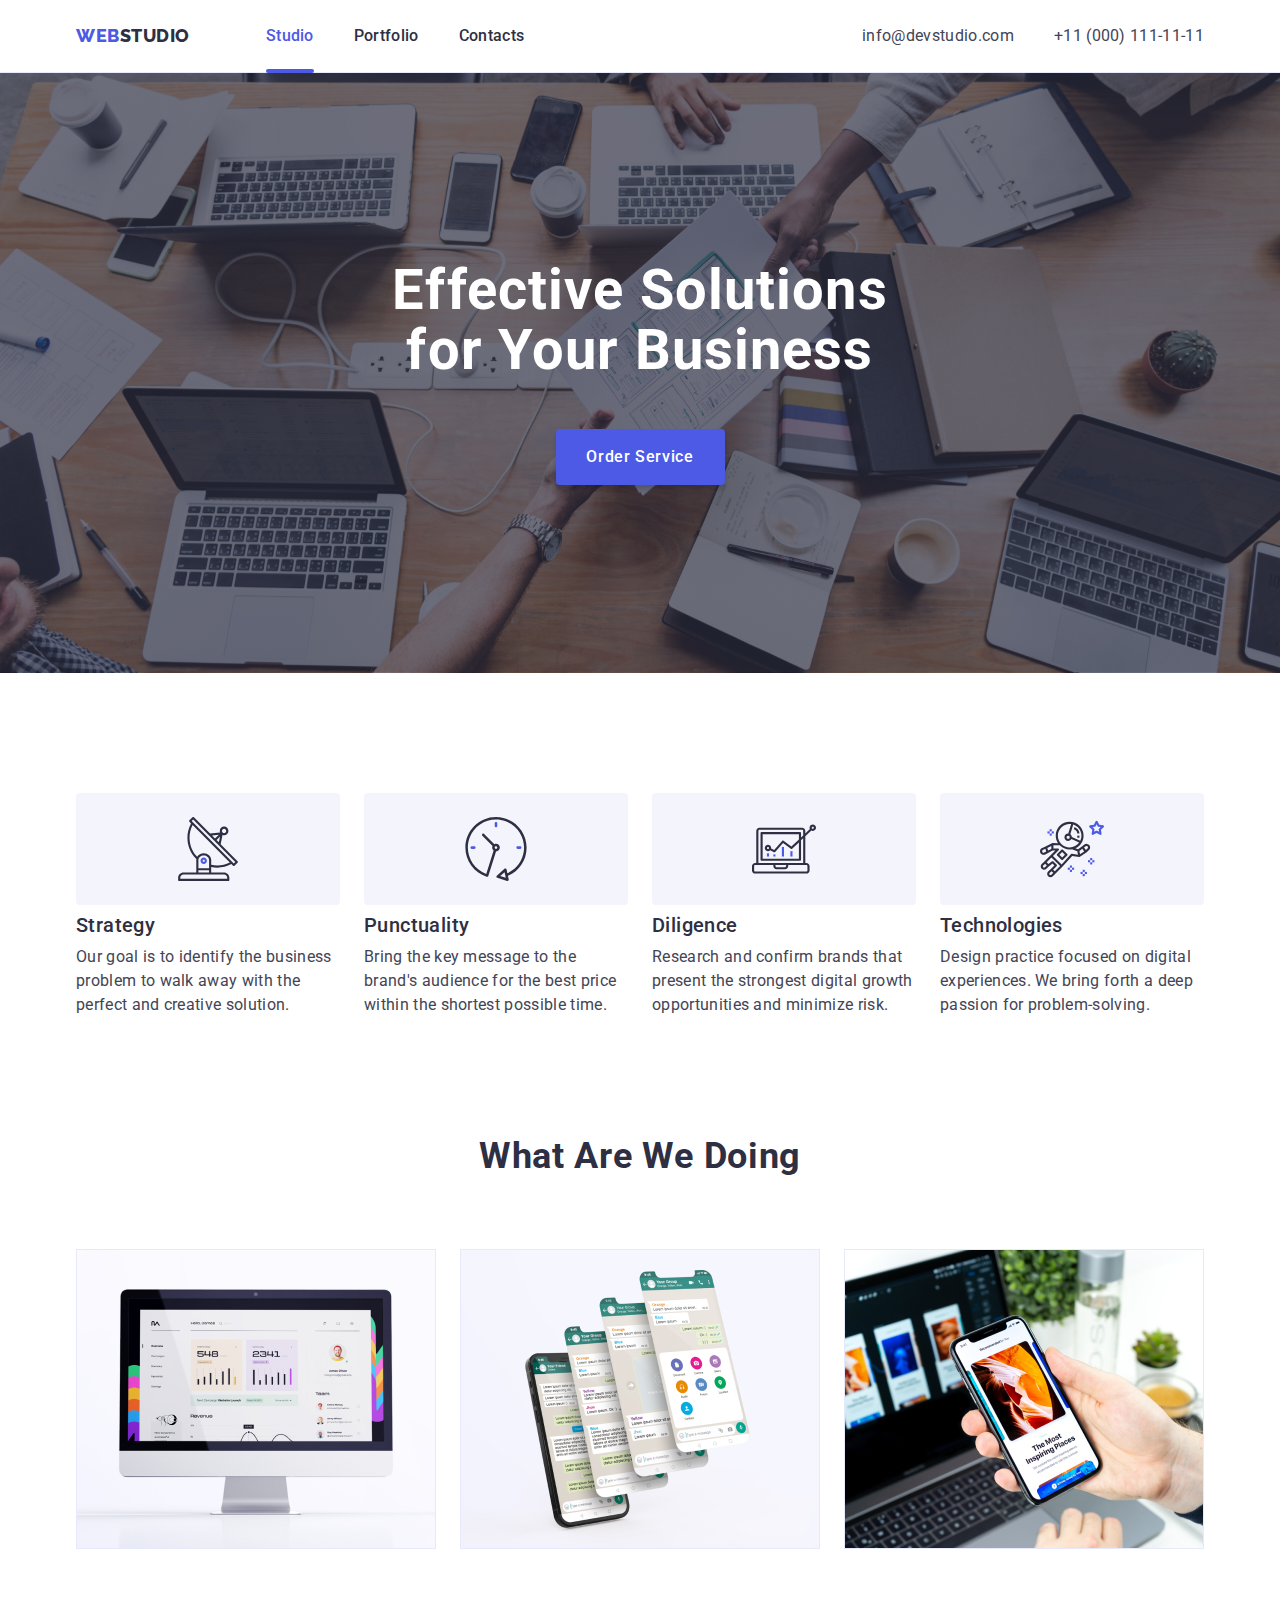
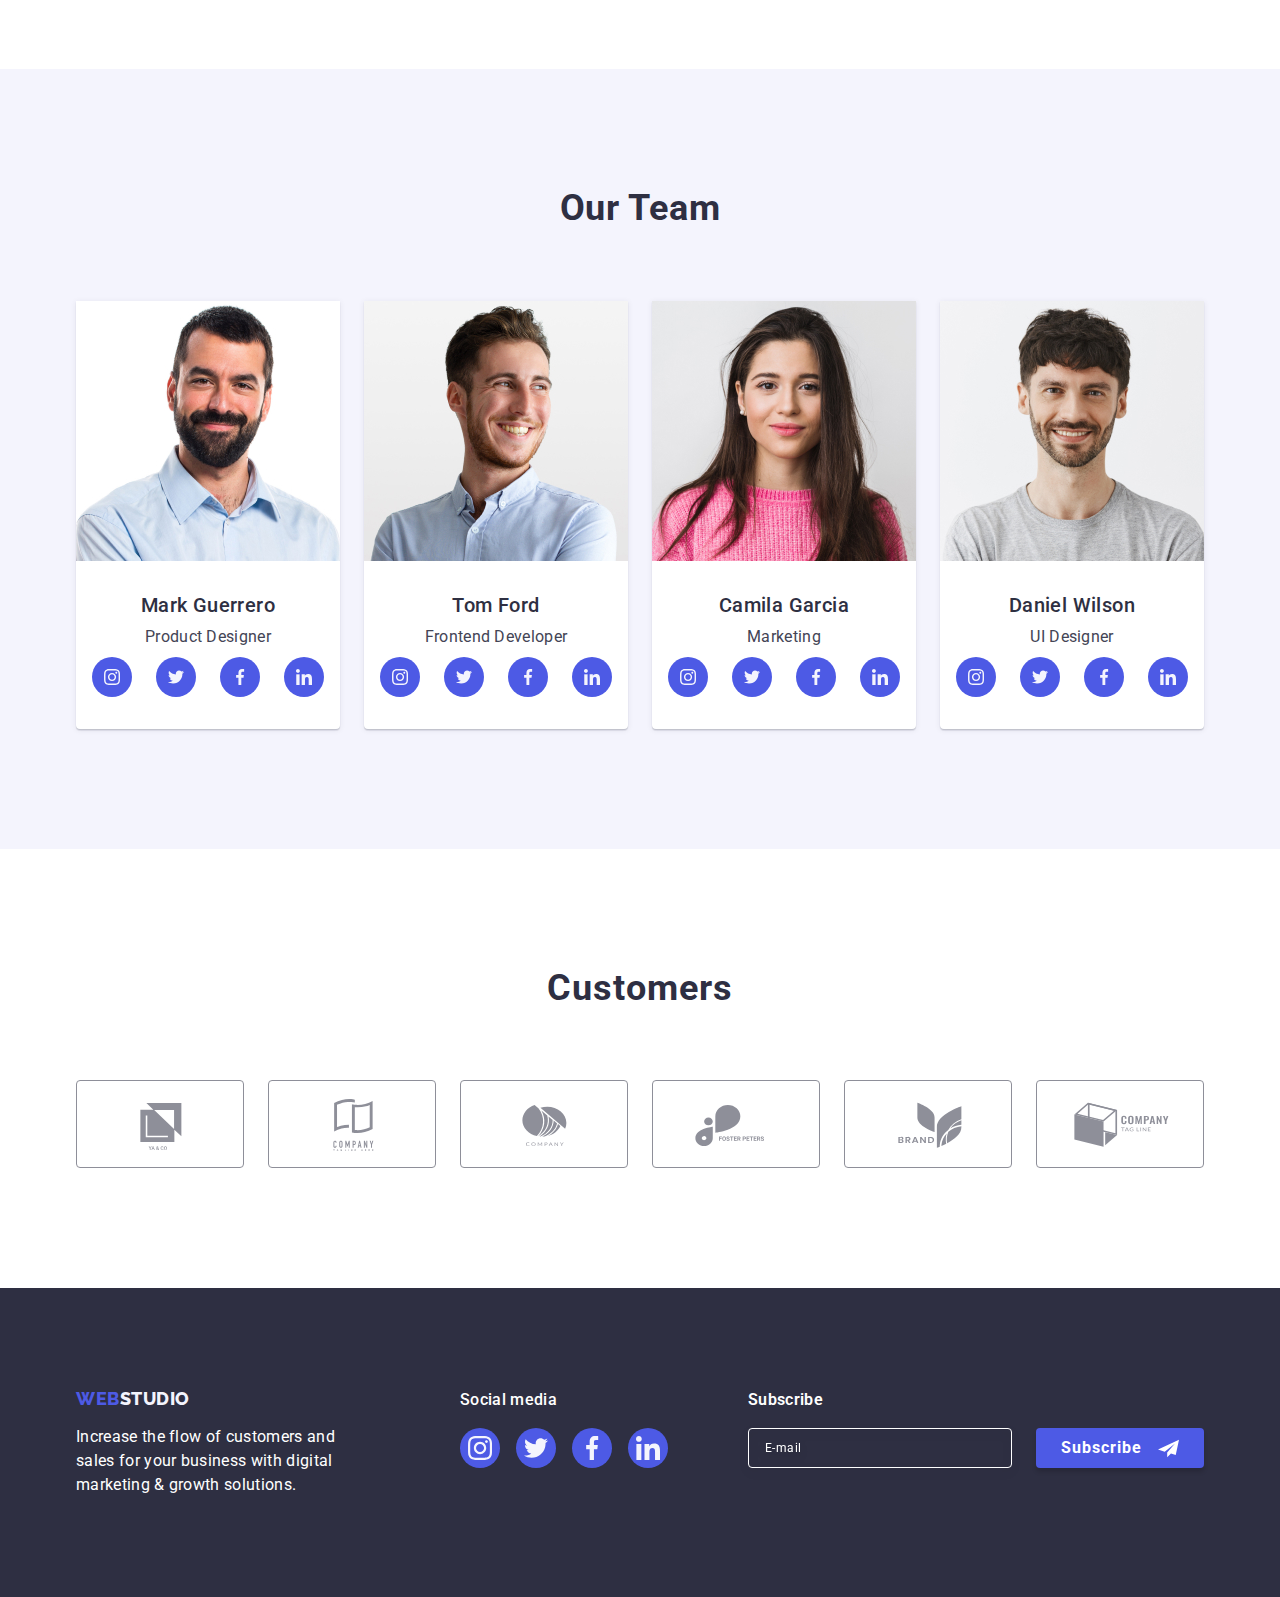
<file: index.html>
<!DOCTYPE html>
<html lang="en">
  <head>
    <meta charset="UTF-8" />
    <meta http-equiv="X-UA-Compatible" content="IE=edge" />
    <meta name="viewport" content="width=device-width, initial-scale=1.0" />
    <title>WebStudio</title>
    <link rel="preconnect" href="https://fonts.googleapis.com" />
    <link rel="preconnect" href="https://fonts.gstatic.com" crossorigin />
    <link
      href="https://fonts.googleapis.com/css2?family=Raleway:wght@800&family=Roboto:wght@400;500;700;900&display=swap"
      rel="stylesheet"
    />
    <link rel="preconnect" href="https://fonts.gstatic.com" />
    <link
      rel="stylesheet"
      href="https://cdn.jsdelivr.net/npm/modern-normalize@1.1.0/modern-normalize.min.css"
    />
    <link rel="stylesheet" href="./css/styles.css" />
  </head>
  <body class="body">
    <header class="header">
      <div class="box-header container">
        <!-- navigation -->
        <nav class="navigate">
          <!-- logo -->
          <a class="logo link" href="./index.html"
            >Web<span class="logo-part">Studio</span></a
          >

          <!--navigation -->
          <ul class="nav-link list">
            <li class="nav-list">
              <a class="link-studio current link" href="./index.html">Studio</a>
            </li>
            <li class="nav-list">
              <a class="link-studio link" href="./portfolio.html">Portfolio</a>
            </li>
            <li class="nav-list">
              <a class="link-studio link" href="">Contacts</a>
            </li>
          </ul>
        </nav>

        <!-- contacts -->
        <address class="address list">
          <ul class="contacts-list list">
            <li>
              <a class="contacts link" href="mailto:info@devstudio.com"
                >info@devstudio.com</a
              >
            </li>
            <li>
              <a class="contacts link" href="tel:+110001111111"
                >+11 (000) 111-11-11</a
              >
            </li>
          </ul>
        </address>
      </div>
    </header>

    <main>
      <section class="section-hero">
        <div class="container">
          <!-- Hero image -->
          <h1 class="title">Effective Solutions for Your Business</h1>
          <button class="title-button" type="button" data-modal-open>
            Order Service
          </button>
        </div>
      </section>

      <!-- Section_1 -->
      <section class="section-first">
        <div class="container">
          <h2 class="section-first visual-hiden">Section-first</h2>
          <ul class="sectionfirst-list list">
            <li class="box">
              <div class="icon-first-box">
                <svg class="icon-first" width="64" height="64">
                  <use href="./images/icon.svg#icon-antenna"></use>
                </svg>
              </div>
              <h3 class="title-first">Strategy</h3>
              <p class="text-box">
                Our goal is to identify the business problem to walk away with
                the perfect and creative solution.
              </p>
            </li>
            <li class="box">
              <div class="icon-first-box">
                <svg class="icon-first" width="64" height="64">
                  <use href="./images/icon.svg#icon-clock"></use>
                </svg>
              </div>
              <h3 class="title-first">Punctuality</h3>
              <p class="text-box">
                Bring the key message to the brand's audience for the best price
                within the shortest possible time.
              </p>
            </li>
            <li class="box">
              <div class="icon-first-box">
                <svg class="icon-first" width="64" height="64">
                  <use href="./images/icon.svg#icon-diagram"></use>
                </svg>
              </div>
              <h3 class="title-first">Diligence</h3>
              <p class="text-box">
                Research and confirm brands that present the strongest digital
                growth opportunities and minimize risk.
              </p>
            </li>
            <li class="box">
              <div class="icon-first-box">
                <svg class="icon-first" width="64" height="64">
                  <use href="./images/icon.svg#icon-astronaut"></use>
                </svg>
              </div>
              <h3 class="title-first">Technologies</h3>
              <p class="text-box">
                Design practice focused on digital experiences. We bring forth a
                deep passion for problem-solving.
              </p>
            </li>
          </ul>
        </div>
      </section>

      <!-- Section_2 -->
      <section class="section-second">
        <div class="container">
          <h2 class="sectionsecond-title">What are we doing</h2>
          <ul class="img-list list">
            <li class="img-box">
              <img src="./images/img3.jpg" alt="PC" width="360" height="300" />
            </li>
            <li class="img-box">
              <img src="./images/img1.jpg" alt="App" width="360" height="300" />
            </li>
            <li class="img-box">
              <img
                src="./images/img2.jpg"
                alt="mobile"
                width="360"
                height="300"
              />
            </li>
          </ul>
        </div>
      </section>

      <!-- Section_3 -->
      <section class="section-three">
        <div class="container">
          <h2 class="team-title">Our Team</h2>
          <ul class="team-list list">
            <li class="member-team">
              <img
                src="./images/Guerrero.jpg"
                alt="mark gurerro"
                width="264"
                height="260"
              />
              <div class="member-box">
                <h3 class="member-name">Mark Guerrero</h3>
                <p class="position">Product Designer</p>
                <ul class="social-list list">
                  <li class="social-item">
                    <a
                      class="social-link link"
                      href="https://www.instagram.com/"
                      target="_blank"
                      rel="noopener noreferrer"
                      aria-label="Instagram icon"
                      ><svg class="social-icon" width="16" height="16">
                        <use href="./images/icon.svg#icon-instagram"></use>
                      </svg>
                    </a>
                  </li>
                  <li class="social-item">
                    <a
                      class="social-link link"
                      href="https://www.instagram.com/"
                      target="_blank"
                      rel="noopener noreferrer"
                      aria-label="Twitter icon"
                      ><svg class="social-icon" width="16" height="16">
                        <use href="./images/icon.svg#icon-twitter"></use>
                      </svg>
                    </a>
                  </li>
                  <li class="social-item">
                    <a
                      class="social-link link"
                      href="https://www.instagram.com/"
                      target="_blank"
                      rel="noopener noreferrer"
                      aria-label="Facebook icon"
                      ><svg class="social-icon" width="16" height="16">
                        <use href="./images/icon.svg#icon-facebook"></use>
                      </svg>
                    </a>
                  </li>
                  <li class="social-item">
                    <a
                      class="social-link link"
                      href="https://www.instagram.com/"
                      target="_blank"
                      rel="noopener noreferrer"
                      aria-label="Linkedin icon"
                      ><svg class="social-icon" width="16" height="16">
                        <use href="./images/icon.svg#icon-linkedin"></use>
                      </svg>
                    </a>
                  </li>
                </ul>
              </div>
            </li>
            <li class="member-team">
              <img
                src="./images/Ford.jpg"
                alt="Tom Ford"
                width="264"
                height="260"
              />
              <div class="member-box">
                <h3 class="member-name">Tom Ford</h3>
                <p class="position">Frontend Developer</p>
                <ul class="social-list list">
                  <li class="social-item">
                    <a
                      class="social-link link"
                      href="https://www.instagram.com/"
                      target="_blank"
                      rel="noopener noreferrer"
                      aria-label="Instagram icon"
                      ><svg class="social-icon" width="16" height="16">
                        <use href="./images/icon.svg#icon-instagram"></use>
                      </svg>
                    </a>
                  </li>
                  <li class="social-item">
                    <a
                      class="social-link link"
                      href="https://www.instagram.com/"
                      target="_blank"
                      rel="noopener noreferrer"
                      aria-label="Twitter icon"
                      ><svg class="social-icon" width="16" height="16">
                        <use href="./images/icon.svg#icon-twitter"></use>
                      </svg>
                    </a>
                  </li>
                  <li class="social-item">
                    <a
                      class="social-link link"
                      href="https://www.instagram.com/"
                      target="_blank"
                      rel="noopener noreferrer"
                      aria-label="Facebook icon"
                      ><svg class="social-icon" width="16" height="16">
                        <use href="./images/icon.svg#icon-facebook"></use>
                      </svg>
                    </a>
                  </li>
                  <li class="social-item">
                    <a
                      class="social-link link"
                      href="https://www.instagram.com/"
                      target="_blank"
                      rel="noopener noreferrer"
                      aria-label="Linkedin icon"
                      ><svg class="social-icon" width="16" height="16">
                        <use href="./images/icon.svg#icon-linkedin"></use>
                      </svg>
                    </a>
                  </li>
                </ul>
              </div>
            </li>
            <li class="member-team">
              <img
                src="./images/Garcia.jpg"
                alt="Camila Garcia"
                width="264"
                height="260"
              />
              <div class="member-box">
                <h3 class="member-name">Camila Garcia</h3>
                <p class="position">Marketing</p>
                <ul class="social-list list">
                  <li class="social-item">
                    <a
                      class="social-link link"
                      href="https://www.instagram.com/"
                      target="_blank"
                      rel="noopener noreferrer"
                      aria-label="Instagram icon"
                      ><svg class="social-icon" width="16" height="16">
                        <use href="./images/icon.svg#icon-instagram"></use>
                      </svg>
                    </a>
                  </li>
                  <li class="social-item">
                    <a
                      class="social-link link"
                      href="https://www.instagram.com/"
                      target="_blank"
                      rel="noopener noreferrer"
                      aria-label="Twitter icon"
                      ><svg class="social-icon" width="16" height="16">
                        <use href="./images/icon.svg#icon-twitter"></use>
                      </svg>
                    </a>
                  </li>
                  <li class="social-item">
                    <a
                      class="social-link link"
                      href="https://www.instagram.com/"
                      target="_blank"
                      rel="noopener noreferrer"
                      aria-label="Facebook icon"
                      ><svg class="social-icon" width="16" height="16">
                        <use href="./images/icon.svg#icon-facebook"></use>
                      </svg>
                    </a>
                  </li>
                  <li class="social-item">
                    <a
                      class="social-link link"
                      href="https://www.instagram.com/"
                      target="_blank"
                      rel="noopener noreferrer"
                      aria-label="Linkedin icon"
                      ><svg class="social-icon" width="16" height="16">
                        <use href="./images/icon.svg#icon-linkedin"></use>
                      </svg>
                    </a>
                  </li>
                </ul>
              </div>
            </li>
            <li class="member-team">
              <img
                src="./images/Wilson.jpg"
                alt="Daniel Wilson"
                width="264"
                height="260"
              />
              <div class="member-box">
                <h3 class="member-name">Daniel Wilson</h3>
                <p class="position">UI Designer</p>
                <ul class="social-list list">
                  <li class="social-item">
                    <a
                      class="social-link link"
                      href="https://www.instagram.com/"
                      target="_blank"
                      rel="noopener noreferrer"
                      aria-label="Instagram icon"
                      ><svg class="social-icon" width="16" height="16">
                        <use href="./images/icon.svg#icon-instagram"></use>
                      </svg>
                    </a>
                  </li>
                  <li class="social-item">
                    <a
                      class="social-link link"
                      href="https://www.instagram.com/"
                      target="_blank"
                      rel="noopener noreferrer"
                      aria-label="Twitter icon"
                      ><svg class="social-icon" width="16" height="16">
                        <use href="./images/icon.svg#icon-twitter"></use>
                      </svg>
                    </a>
                  </li>
                  <li class="social-item">
                    <a
                      class="social-link link"
                      href="https://www.instagram.com/"
                      target="_blank"
                      rel="noopener noreferrer"
                      aria-label="Facebook icon"
                      ><svg class="social-icon" width="16" height="16">
                        <use href="./images/icon.svg#icon-facebook"></use>
                      </svg>
                    </a>
                  </li>
                  <li class="social-item">
                    <a
                      class="social-link link"
                      href="https://www.instagram.com/"
                      target="_blank"
                      rel="noopener noreferrer"
                      aria-label="Linkedin icon"
                      ><svg class="social-icon" width="16" height="16">
                        <use href="./images/icon.svg#icon-linkedin"></use>
                      </svg>
                    </a>
                  </li>
                </ul>
              </div>
            </li>
          </ul>
        </div>
      </section>
      <!-- Section_4 -->
      <section class="clients">
        <div class="box-clients container">
          <h2 class="title-clients">Customers</h2>
          <ul class="list-clients list">
            <li class="item-clients">
              <a class="link-clients link" href=""
                ><svg class="clients-icon" width="104" height="56">
                  <use href="./images/icon.svg#icon-client1"></use>
                </svg>
              </a>
            </li>
            <li class="item-clients">
              <a class="link-clients link" href=""
                ><svg class="clients-icon" width="104" height="56">
                  <use href="./images/icon.svg#icon-client2"></use>
                </svg>
              </a>
            </li>
            <li class="item-clients">
              <a class="link-clients link" href=""
                ><svg class="clients-icon" width="104" height="56">
                  <use href="./images/icon.svg#icon-client3"></use>
                </svg>
              </a>
            </li>
            <li class="item-clients">
              <a class="link-clients link" href=""
                ><svg class="clients-icon" width="104" height="56">
                  <use href="./images/icon.svg#icon-client4"></use>
                </svg>
              </a>
            </li>
            <li class="item-clients">
              <a class="link-clients link" href=""
                ><svg class="clients-icon" width="104" height="56">
                  <use href="./images/icon.svg#icon-client5"></use>
                </svg>
              </a>
            </li>
            <li class="item-clients">
              <a class="link-clients link" href=""
                ><svg class="clients-icon" width="104" height="56">
                  <use href="./images/icon.svg#icon-client6"></use>
                </svg>
              </a>
            </li>
          </ul>
        </div>
      </section>
    </main>
    <!-- footer -->
    <footer class="footer">
      <div class="container footer-box">
        <div class="footer-box-logo">
          <a class="footer-link link" href="./index.html"
            >Web<span class="logo-footer">Studio</span></a
          >
          <p class="footer-text">
            Increase the flow of customers and sales for your business with
            digital marketing & growth solutions.
          </p>
        </div>
        <div class="social-box-footer">
          <p class="social-media">Social media</p>
          <ul class="social-list-footer list">
            <li class="social-footer-item">
              <a
                class="social-link-footer link"
                href="https://www.instagram.com/"
                target="_blank"
                rel="noopener noreferrer"
                aria-label="Instagram icon"
                ><svg class="social-icon" width="24" height="24">
                  <use href="./images/icon.svg#icon-instagram"></use>
                </svg>
              </a>
            </li>
            <li class="social-footer-item">
              <a
                class="social-link-footer link"
                href="https://www.instagram.com/"
                target="_blank"
                rel="noopener noreferrer"
                aria-label="Twitter icon"
                ><svg class="social-icon" width="24" height="24">
                  <use href="./images/icon.svg#icon-twitter"></use>
                </svg>
              </a>
            </li>
            <li class="social-footer-item">
              <a
                class="social-link-footer link"
                href="https://www.instagram.com/"
                target="_blank"
                rel="noopener noreferrer"
                aria-label="Facebook icon"
                ><svg class="social-icon" width="24" height="24">
                  <use href="./images/icon.svg#icon-facebook"></use>
                </svg>
              </a>
            </li>
            <li class="social-footer-item">
              <a
                class="social-link-footer link"
                href="https://www.instagram.com/"
                target="_blank"
                rel="noopener noreferrer"
                aria-label="Linkedin icon"
                ><svg class="social-icon" width="24" height="24">
                  <use href="./images/icon.svg#icon-linkedin"></use>
                </svg>
              </a>
            </li>
          </ul>
        </div>
        <div class="footer-subscribe-box">
          <p class="title-subscribe">Subscribe</p>

          <form
            class="subscribe-form"
            name="subscribe-form"
            autocomplete="off"
            novalidate
          >
            <label class="subscribe-label">
              <input
                class="subscribe-input"
                type="email"
                name="email"
                placeholder="E-mail"
              />
            </label>
            <button class="subscribe-btn" type="submit">
              <span class="text-btn-subscribe">Subscribe</span>
              <svg class="icon-btn-subscribe" width="21" height="21">
                <use href="./images/icon.svg#icon-subscribe"></use>
              </svg>
            </button>
          </form>
        </div>
      </div>
    </footer>
    <!-- Modal window -->

    <div class="backdrop is-hidden" data-modal>
      <div class="backdrop-window">
        <button class="btn-close" data-modal-close>
          <svg class="cross-icon" width="8" height="8">
            <use href="./images/icon.svg#icon-close-cross"></use>
          </svg>
        </button>
        <p class="title-modal">Leave your contacts and we will call you back</p>
        <!-- <div class="box-form"> -->
        <form class="modal-form">
          <label class="madal-form-lable" for="user-name">Name</label>
          <div class="madal-form-box">
            <input
              class="modal-form-input"
              type="text"
              name="user-name"
              id="user-name"
            />
            <svg class="modal-form-icon" width="18" height="24">
              <use href="./images/icon.svg#icon-name"></use>
            </svg>
          </div>
          <label class="madal-form-lable" for="user-phone">Phone</label>
          <div class="madal-form-box">
            <input
              class="modal-form-input"
              type="tel"
              name="user-phone"
              id="user-phone"
            />
            <svg class="modal-form-icon" width="18" height="24">
              <use href="./images/icon.svg#icon-phone"></use>
            </svg>
          </div>
          <label class="madal-form-lable" for="user-mail">Email</label>
          <div class="madal-form-box">
            <input
              class="modal-form-input"
              type="email"
              name="user-mail"
              id="user-mail"
            />
            <svg class="modal-form-icon" width="18" height="24">
              <use href="./images/icon.svg#icon-email"></use>
            </svg>
          </div>
          <label class="madal-form-lable" for="comment">Comment</label>
          <div class="madal-text-box">
            <textarea
              class="modal-textarea"
              name="user-comment"
              id="comment"
              rows="5"
              placeholder="Text input"
            ></textarea>
          </div>
          <label class="madal-form-agree" for="agree"
            ><input
              class="modal-form-agreement-box"
              type="checkbox"
              name="user_agreement"
              id="agree"
            />
            <span class="text-agree">
              I accept the terms and conditions of the
              <a class="linl-pp link" href="">Privacy Policy</a></span
            >
          </label>

          <button class="btn-modal-send" type="submit">Send</button>
        </form>
        <!-- </div> -->
      </div>
    </div>

    <script src="./js/modal.js"></script>
  </body>
</html>
</file>
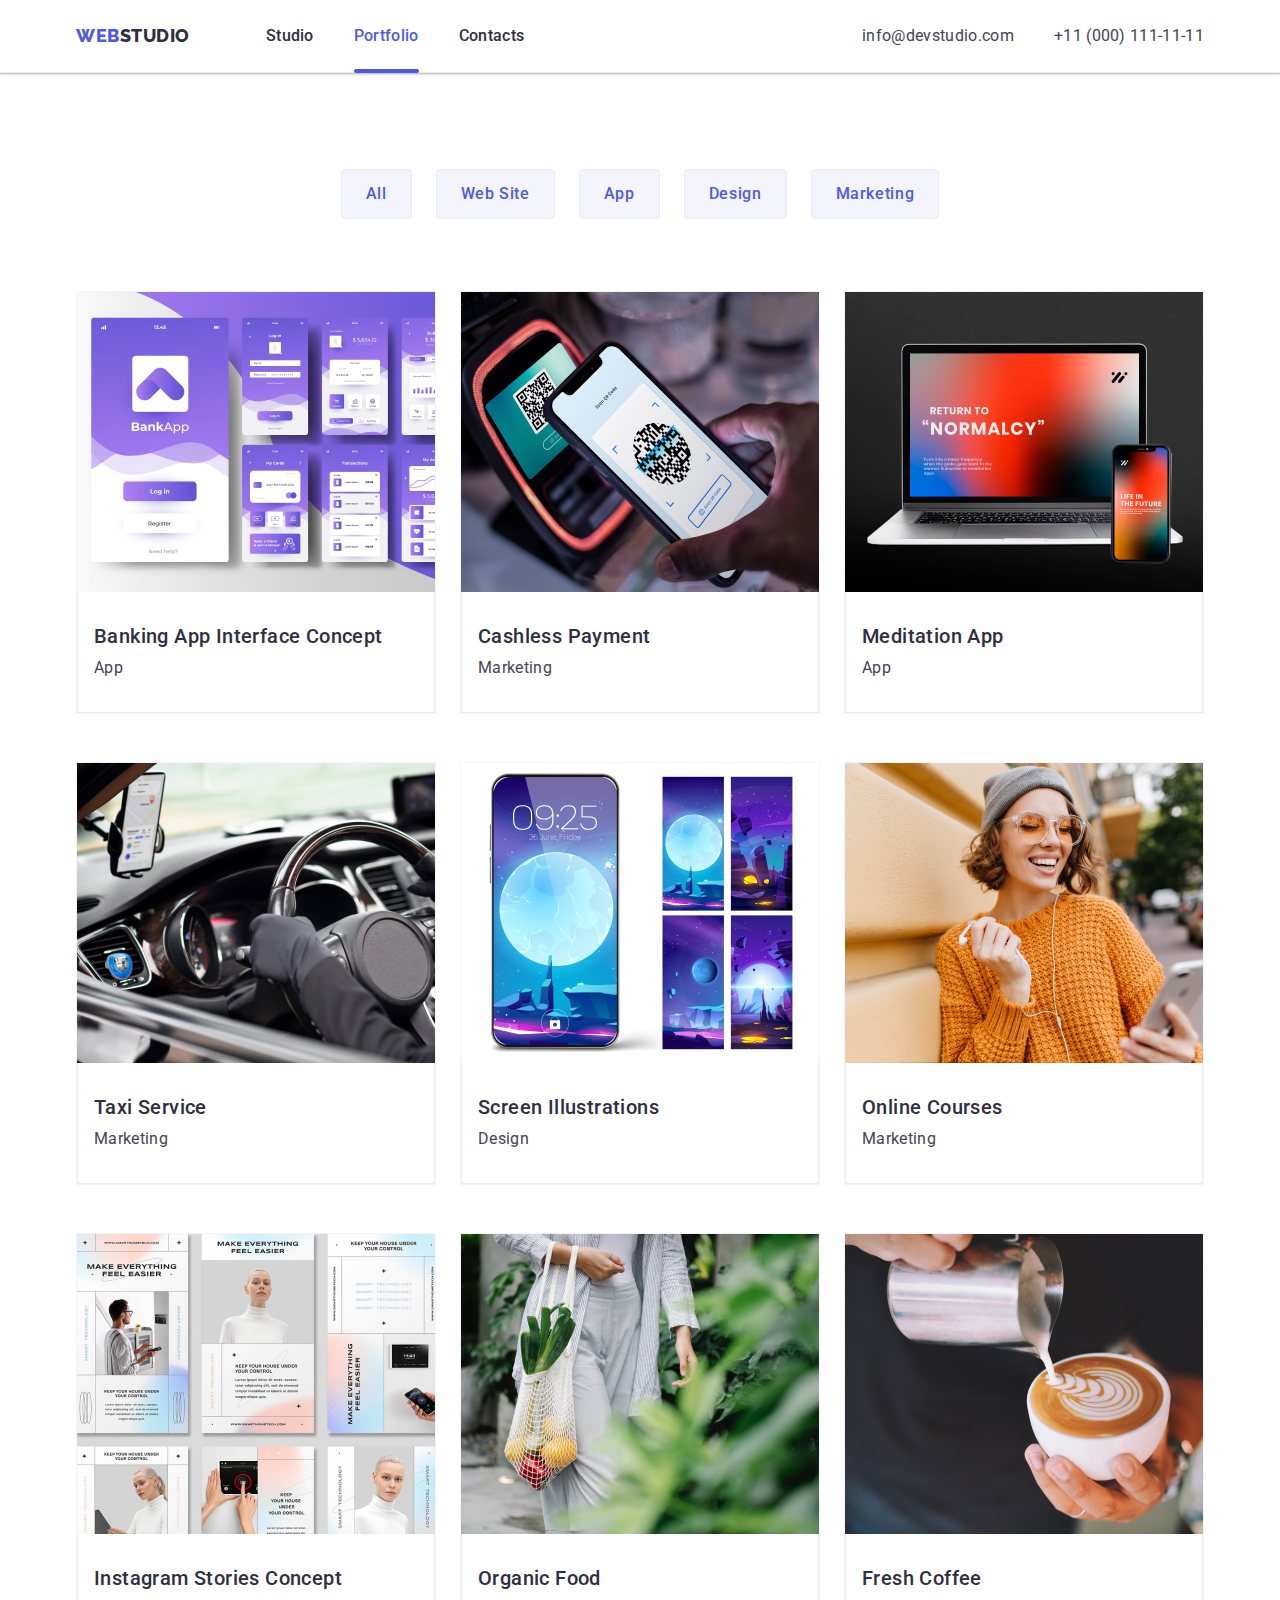
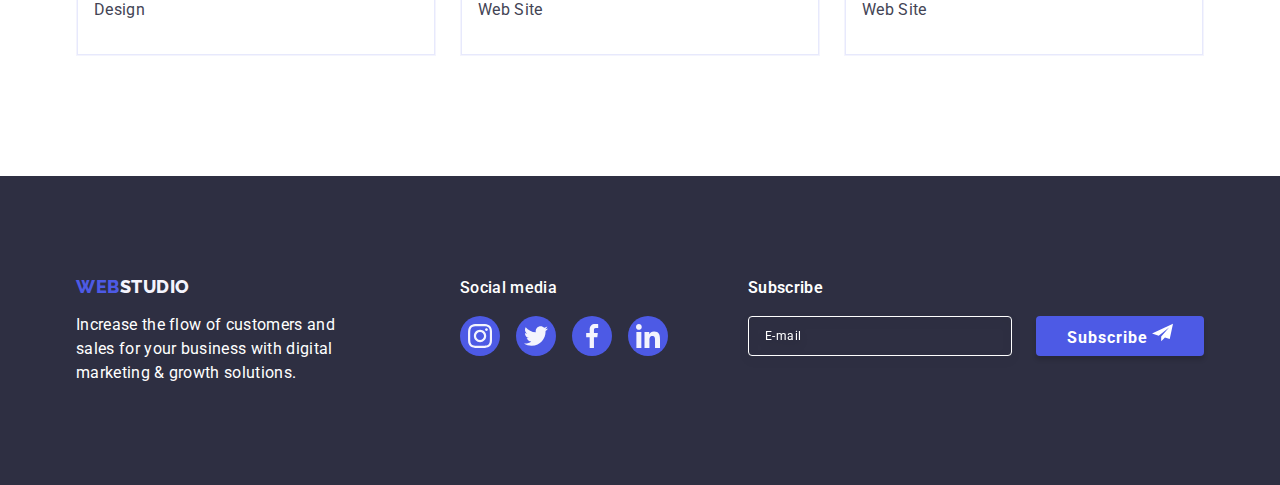
<file: portfolio.html>
<!DOCTYPE html>
<html lang="en">
  <head>
    <meta charset="UTF-8" />
    <meta http-equiv="X-UA-Compatible" content="IE=edge" />
    <meta name="viewport" content="width=device-width, initial-scale=1.0" />
    <title>WebStudio</title>
    <link rel="preconnect" href="https://fonts.googleapis.com" />
    <link rel="preconnect" href="https://fonts.gstatic.com" crossorigin />
    <link
      href="https://fonts.googleapis.com/css2?family=Raleway:wght@800&family=Roboto:wght@400;500;700;900&display=swap"
      rel="stylesheet"
    />
    <link rel="preconnect" href="https://fonts.gstatic.com" />
    <link
      rel="stylesheet"
      href="https://cdn.jsdelivr.net/npm/modern-normalize@1.1.0/modern-normalize.min.css"
    />
    <link rel="stylesheet" href="./css/styles.css" />
  </head>
  <body class="body">
    <header class="header">
      <div class="box-header container">
        <!-- navigation -->
        <nav class="navigate">
          <!-- logo -->
          <a class="logo link" href="./index.html"
            >Web<span class="logo-part">Studio</span></a
          >

          <!--navigation -->
          <ul class="nav-link list">
            <li class="nav-list">
              <a class="link-studio link" href="./index.html">Studio</a>
            </li>
            <li class="nav-list">
              <a class="link-studio current link" href="./portfolio.html"
                >Portfolio</a
              >
            </li>
            <li class="nav-list">
              <a class="link-studio link" href="">Contacts</a>
            </li>
          </ul>
        </nav>

        <!-- contacts -->
        <address class="address list">
          <ul class="contacts-list list">
            <li>
              <a class="contacts link" href="mailto:info@devstudio.com"
                >info@devstudio.com</a
              >
            </li>
            <li>
              <a class="contacts link" href="tel:+110001111111"
                >+11 (000) 111-11-11</a
              >
            </li>
          </ul>
        </address>
      </div>
    </header>
    <!-- Main -->
    <main class="main">
      <!-- Filters -->
      <section class="filter">
        <div class="container">
          <h1 class="visual-hiden">Portfolio</h1>
          <ul class="buttons-list list">
            <li>
              <button class="buttons-filters" type="button">All</button>
            </li>
            <li>
              <button class="buttons-filters" type="button">Web Site</button>
            </li>
            <li>
              <button class="buttons-filters" type="button">App</button>
            </li>
            <li>
              <button class="buttons-filters" type="button">Design</button>
            </li>
            <li>
              <button class="buttons-filters" type="button">Marketing</button>
            </li>
          </ul>

          <ul class="img-top list">
            <li class="portfolio-list">
              <a class="portfolio-img-link link" href="">
                <div class="box-label">
                  <img
                    src="./images/portfolio/img1.jpg"
                    alt="Banking App Interface Concept"
                    width="360"
                    height="300"
                  />
                  <div class="overlay-lable">
                    <p class="portfolio-label">
                      14 Stylish and User-Friendly App Design Concepts · Task
                      Manager App · Calorie Tracker App · Exotic Fruit Ecommerce
                      App · Cloud Storage App
                    </p>
                  </div>
                </div>
                <div class="box-app">
                  <h2 class="top-title">Banking App Interface Concept</h2>
                  <p class="text-box">App</p>
                </div>
              </a>
            </li>
            <li class="portfolio-list">
              <a class="portfolio-img-link link" href="">
                <div class="box-label">
                  <img
                    src="./images/portfolio/img2.jpg"
                    alt="Cashless Payment"
                    width="360"
                    height="300"
                  />
                  <div class="overlay-lable">
                    <p class="portfolio-label">
                      14 Stylish and User-Friendly App Design Concepts · Task
                      Manager App · Calorie Tracker App · Exotic Fruit Ecommerce
                      App · Cloud Storage App
                    </p>
                  </div>
                </div>
                <div class="box-app">
                  <h2 class="top-title">Cashless Payment</h2>
                  <p class="text-box">Marketing</p>
                </div>
              </a>
            </li>
            <li class="portfolio-list">
              <a class="portfolio-img-link link" href="">
                <div class="box-label">
                  <img
                    src="./images/portfolio/img3.jpg"
                    alt="Meditation App"
                    width="360"
                    height="300"
                  />
                  <div class="overlay-lable">
                    <p class="portfolio-label">
                      14 Stylish and User-Friendly App Design Concepts · Task
                      Manager App · Calorie Tracker App · Exotic Fruit Ecommerce
                      App · Cloud Storage App
                    </p>
                  </div>
                </div>
                <div class="box-app">
                  <h2 class="top-title">Meditation App</h2>
                  <p class="text-box">App</p>
                </div>
              </a>
            </li>
            <li class="portfolio-list">
              <a class="portfolio-img-link link" href="">
                <div class="box-label">
                  <img
                    class="link"
                    src="./images/portfolio/img21.jpg"
                    alt="Taxi Service"
                    width="360"
                    height="300"
                  />
                  <div class="overlay-lable">
                    <p class="portfolio-label">
                      14 Stylish and User-Friendly App Design Concepts · Task
                      Manager App · Calorie Tracker App · Exotic Fruit Ecommerce
                      App · Cloud Storage App
                    </p>
                  </div>
                </div>
                <div class="box-app">
                  <h2 class="top-title">Taxi Service</h2>
                  <p class="text-box">Marketing</p>
                </div>
              </a>
            </li>
            <li class="portfolio-list">
              <a class="portfolio-img-link link" href="">
                <div class="box-label">
                  <img
                    class="link"
                    src="./images/portfolio/img22.jpg"
                    alt="Screen Illustrations"
                    width="360"
                    height="300"
                  />
                  <div class="overlay-lable">
                    <p class="portfolio-label">
                      14 Stylish and User-Friendly App Design Concepts · Task
                      Manager App · Calorie Tracker App · Exotic Fruit Ecommerce
                      App · Cloud Storage App
                    </p>
                  </div>
                </div>
                <div class="box-app">
                  <h2 class="top-title">Screen Illustrations</h2>
                  <p class="text-box">Design</p>
                </div>
              </a>
            </li>
            <li class="portfolio-list">
              <a class="portfolio-img-link link" href="">
                <div class="box-label">
                  <img
                    class="link"
                    src="./images/portfolio/img23.jpg"
                    alt="Online Courses"
                    width="360"
                    height="300"
                  />
                  <div class="overlay-lable">
                    <p class="portfolio-label">
                      14 Stylish and User-Friendly App Design Concepts · Task
                      Manager App · Calorie Tracker App · Exotic Fruit Ecommerce
                      App · Cloud Storage App
                    </p>
                  </div>
                </div>
                <div class="box-app">
                  <h2 class="top-title">Online Courses</h2>
                  <p class="text-box">Marketing</p>
                </div>
              </a>
            </li>
            <li class="portfolio-list">
              <a class="portfolio-img-link link" href="">
                <div class="box-label">
                  <img
                    class="link"
                    src="./images/portfolio/img31.jpg"
                    alt="Instagram Stories Concept"
                    width="360"
                    height="300"
                  />
                  <div class="overlay-lable">
                    <p class="portfolio-label">
                      14 Stylish and User-Friendly App Design Concepts · Task
                      Manager App · Calorie Tracker App · Exotic Fruit Ecommerce
                      App · Cloud Storage App
                    </p>
                  </div>
                </div>
                <div class="box-app">
                  <h2 class="top-title">Instagram Stories Concept</h2>
                  <p class="text-box">Design</p>
                </div>
              </a>
            </li>
            <li class="portfolio-list">
              <a class="portfolio-img-link link" href="">
                <div class="box-label">
                  <img
                    class="link"
                    src="./images/portfolio/img32.jpg"
                    alt="Organic Food"
                    width="360"
                    height="300"
                  />
                  <div class="overlay-lable">
                    <p class="portfolio-label">
                      14 Stylish and User-Friendly App Design Concepts · Task
                      Manager App · Calorie Tracker App · Exotic Fruit Ecommerce
                      App · Cloud Storage App
                    </p>
                  </div>
                </div>
                <div class="box-app">
                  <h2 class="top-title">Organic Food</h2>
                  <p class="text-box">Web Site</p>
                </div>
              </a>
            </li>
            <li class="portfolio-list">
              <a class="portfolio-img-link link" href="">
                <div class="box-label">
                  <img
                    class="link"
                    src="./images/portfolio/img33.jpg"
                    alt="Fresh Coffee"
                    width="360"
                    height="300"
                  />
                  <div class="overlay-lable">
                    <p class="portfolio-label">
                      14 Stylish and User-Friendly App Design Concepts · Task
                      Manager App · Calorie Tracker App · Exotic Fruit Ecommerce
                      App · Cloud Storage App
                    </p>
                  </div>
                </div>
                <div class="box-app">
                  <h2 class="top-title">Fresh Coffee</h2>
                  <p class="text-box">Web Site</p>
                </div>
              </a>
            </li>
          </ul>
        </div>
      </section>
    </main>
    <!-- footer -->
    <footer class="footer">
      <div class="container footer-box">
        <div class="footer-box-logo">
          <a class="footer-link link" href="./index.html"
            >Web<span class="logo-footer">Studio</span></a
          >
          <p class="footer-text">
            Increase the flow of customers and sales for your business with
            digital marketing & growth solutions.
          </p>
        </div>
        <div class="social-box-footer">
          <p class="social-media">Social media</p>
          <ul class="social-list-footer list">
            <li class="social-footer-item">
              <a
                class="social-link-footer link"
                href="https://www.instagram.com/"
                target="_blank"
                rel="noopener noreferrer"
                aria-label="Instagram icon"
                ><svg class="social-icon" width="24" height="24">
                  <use href="./images/icon.svg#icon-instagram"></use>
                </svg>
              </a>
            </li>
            <li class="social-footer-item">
              <a
                class="social-link-footer link"
                href="https://www.instagram.com/"
                target="_blank"
                rel="noopener noreferrer"
                aria-label="Twitter icon"
                ><svg class="social-icon" width="24" height="24">
                  <use href="./images/icon.svg#icon-twitter"></use>
                </svg>
              </a>
            </li>
            <li class="social-footer-item">
              <a
                class="social-link-footer link"
                href="https://www.instagram.com/"
                target="_blank"
                rel="noopener noreferrer"
                aria-label="Facebook icon"
                ><svg class="social-icon" width="24" height="24">
                  <use href="./images/icon.svg#icon-facebook"></use>
                </svg>
              </a>
            </li>
            <li class="social-footer-item">
              <a
                class="social-link-footer link"
                href="https://www.instagram.com/"
                target="_blank"
                rel="noopener noreferrer"
                aria-label="Linkedin icon"
                ><svg class="social-icon" width="24" height="24">
                  <use href="./images/icon.svg#icon-linkedin"></use>
                </svg>
              </a>
            </li>
          </ul>
        </div>
        <div class="footer-subscribe-box">
          <p class="title-subscribe">Subscribe</p>
          <div class="subscribe-box">
            <form
              class="subscribe-form"
              name="subscribe-form"
              autocomplete="off"
              novalidate
            >
              <label class="subscribe-label">
                <input
                  class="subscribe-input"
                  type="email"
                  name="email"
                  placeholder="E-mail"
                />
              </label>
              <button class="subscribe-btn" type="submit">
                <div class="btn-subscribe-box">
                  <span class="text-btn-subscribe">Subscribe</span>
                  <svg class="icon-btn-subscribe" width="21" height="21">
                    <use href="./images/icon.svg#icon-subscribe"></use>
                  </svg>
                </div>
              </button>
            </form>
          </div>
        </div>
      </div>
    </footer>
  </body>
</html>
</file>
<file: css/styles.css>
:root {
    --brand-color-white: #FFFFFF;
    --brand-color-text: #434455;
    --brand-color-navyblue: #2E2F42;
    --brand-color-iris: #4D5AE5;
    --brand-color-buttonhover: #404BBF;
    --brand-color-cloud: #F4F4FD;
    --brand-color-borderbutton: #e7e9fc;
    --time-transfor: 250ms;
}

html {
    box-sizing: border-box;
}

*,
*::after,
*::before {
    box-sizing: inherit;
}

/* All margin reset */
h1,
h2,
h3,
h4,
h5,
h6,
p,
ul {
    margin: 0;
}

ul {
    padding-left: 0;
}

.container {
    width: 1158px;
    padding: 0 15px;
    margin: 0 auto;
}

img {
    display: block;
}

body {
    font-family: Roboto, sans-serif;
    color: var(--brand-color-text);
    background: var(--brand-color-white);
    font-size: 16px;

}

.link {
    text-decoration: none;
}

.list {
    list-style: none;
}


/* buttons cursor pointer */
.buttons-filters,
.title-button {
    cursor: pointer;
}


/* Header */
.header {

    border-bottom: 1px solid #e7e9fc;
    box-shadow: 0px 2px 1px rgba(46, 47, 66, 0.08), 0px 1px 1px rgba(46, 47, 66, 0.16), 0px 1px 6px rgba(46, 47, 66, 0.08);
}

.box-header {
    display: flex;
    align-items: center;
}


/* logo */
.logo {
    font-family: Raleway, sans-serif;
    font-style: normal;
    font-weight: 800;
    font-size: 18px;
    line-height: 1.17;
    text-transform: uppercase;

    letter-spacing: 0.03em;
    color: var(--brand-color-iris);

    margin-right: 76px;

    transition-property: underline;
    transition-duration: var(--time-transfor);
    transition-timing-function: cubic-bezier(0.4, 0, 0.2, 1);
}

.logo-part {
    color: var(--brand-color-navyblue);

}


/* .logo:hover,
.logo:focus {
    text-decoration: underline;
    transition-property: underline;
    transition-duration: var(--time-transfor);
    transition-timing-function: cubic-bezier(0.4, 0, 0.2, 1);

} */

/* navigation  */

.navigate {
    display: flex;
    align-items: center;
    margin-right: auto;
}

.nav-link {
    display: flex;
    gap: 40px;


}

.link-studio {
    position: relative;
    display: block;
    padding: 24px 0;
}

.link-studio {
    font-weight: 500;
    font-size: 16px;
    line-height: 1.5;
    letter-spacing: 0.02em;
    color: var(--brand-color-navyblue);
    transition-property: color;
    transition-duration: var(--time-transfor);
    transition-timing-function: cubic-bezier(0.4, 0, 0.2, 1);

}

.link-studio::after {
    content: '';
    position: absolute;
    display: block;
    width: 100%;
    height: 4px;


    border-radius: 2px;
    top: 69px;
    left: 0;

    transition-duration: var(--time-transfor);
}

.link-studio.current::after,
.link-studio:focus::after,
.link-studio:hover::after {
    background-color: var(--brand-color-iris);
    transition-property: background-color;
    transition-duration: var(--time-transfor);
    transition-timing-function: cubic-bezier(0.4, 0, 0.2, 1);

}

.link-studio.current {
    color: var(--brand-color-iris)
}


.link-studio:hover,
.link-studio:focus {
    color: var(--brand-color-buttonhover);

}

/* Contacts */

.contacts-list,
.contacts {
    list-style: none;
    font-size: 16px;
    line-height: 1.5;
    letter-spacing: 0.02em;
    color: var(--brand-color-text);
    transition-property: color;
    transition-duration: var(--time-transfor);
    transition-timing-function: cubic-bezier(0.4, 0, 0.2, 1);
}

.contacts-list {
    display: flex;
    gap: 40px;

}

.contacts-list .contacts:hover,
.contacts-list .contacts:focus {
    color: var(--brand-color-buttonhover);

}

/* .nav-link .link:active, 
.contacts-list .contacts:active {
    color: red;
}*/

.address {
    font-style: normal;
}

/* header the end */


/* main page */

.section-hero {
    background: var(--brand-color-navyblue);
    max-width: 1440px;

    margin-left: auto;
    margin-right: auto;
    padding: 188px 0;
    background-image: linear-gradient(rgba(46, 47, 66, 0.7), rgba(46, 47, 66, 0.7)), url(../images/img-name.jpg);
    background-repeat: no-repeat;
    background-position: center;
    background-size: cover;

}


/* Effective Solutionsfor Your Business */
.title {
    margin: 0 auto;
    letter-spacing: 0.02em;
    font-weight: 700;
    font-size: 56px;
    line-height: 1.07;
    text-align: center;
    color: var(--brand-color-white);

    max-width: 496px;
    margin-bottom: 48px;
}

.title-button {
    display: block;
    margin: 0 auto;
    min-width: 169px;
    height: 56px;
    border: none;

    font-family: Roboto, sans-serif;
    background: var(--brand-color-iris);

    box-shadow: 0px 4px 4px rgba(0, 0, 0, 0.15);
    border-radius: 4px;

    font-style: normal;
    font-weight: 500;
    font-size: 16px;
    line-height: 1.5;
    letter-spacing: 0.04em;

    color: var(--brand-color-white);
    transition-property: background-color;
    transition-duration: var(--time-transfor);
    transition-timing-function: cubic-bezier(0.4, 0, 0.2, 1);

}

.title-button:hover,
.title-button:focus {

    background-color: var(--brand-color-buttonhover);

}

/* section-1 */
.section-first {
    padding: 120px 0;
}

.visual-hiden {
    position: absolute;
    width: 1px;
    height: 1px;
    margin: -1px;
    border: 0;
    padding: 0;

    white-space: nowrap;
    clip-path: inset(100%);
    clip: rect(0 0 0 0);
    overflow: hidden;
}

.sectionfirst-list {
    display: flex;
    gap: 24px;
}

.icon-first-box {
    display: flex;
    width: 264px;
    align-items: center;
    justify-content: center;
    height: 112px;
    background-color: var(--brand-color-cloud);
    border-radius: 4px;
    margin-bottom: 8px;
    padding: 24px;

}

.box {

    flex-basis: calc((100% - 72px) / 4);
}

.title-first {
    margin-bottom: 8px;
    font-weight: 500;
    font-size: 20px;
    line-height: 1.2;
    letter-spacing: 0.02em;
    color: var(--brand-color-navyblue);
}

.text-box {
    font-size: 16px;
    line-height: 1.5;
    letter-spacing: 0.02em;
    color: var(--brand-color-text);
}

/* Section 2 */

.section-second {
    list-style: none;
    padding-bottom: 120px;
}

.sectionsecond-title {
    margin-bottom: 72px;
    font-size: 36px;
    text-align: center;
    letter-spacing: 0.02em;
    line-height: 1.11;
    text-transform: capitalize;

    color: var(--brand-color-navyblue);
}

.img-list {
    list-style-type: none;
    display: flex;
    gap: 24px;
}

.img-box {
    flex-basis: calc((100% - 3 * 16) / 3);

}

/* Section 3 */
.section-three {
    padding: 120px 0;

    background: var(--brand-color-cloud);

}

.team-title {
    margin-bottom: 72px;
    font-size: 36px;
    letter-spacing: 0.02em;
    line-height: 1.11;
    text-align: center;
    text-transform: capitalize;
    color: var(--brand-color-navyblue);
}

.team-list {
    display: flex;
    gap: 24px;
    list-style: none;
    justify-content: center;
    align-items: center;

}

.member-team {

    width: calc((100% - 72px) / 4);
    background: var(--brand-color-white);
    box-shadow: 0px 1px 6px rgba(46, 47, 66, 0.08), 0px 1px 1px rgba(46, 47, 66, 0.16), 0px 2px 1px rgba(46, 47, 66, 0.08);
    border-radius: 0px 0px 4px 4px;

}

.member-box {
    padding: 32px 0;
    border-radius: 0px 0px 4px 4px;

}

.member-name {
    margin-bottom: 8px;
    font-weight: 500;
    font-size: 20px;
    letter-spacing: 0.02em;
    line-height: 1.2;
    text-align: center;

    /* NAVY BLUE */

    color: var(--brand-color-navyblue);
}

.position {
    text-align: center;
    line-height: 1.5;
    letter-spacing: 0.02em;
    color: var(--brand-color-text);
    margin-bottom: 8px;

}

/* social icons */
.social-list {
    display: flex;
    justify-content: center;
    gap: 24px;
}

.social-item {
    width: 40px;
    height: 40px;
}

.social-link {
    width: 100%;
    height: 100%;
    background-color: var(--brand-color-iris);
    border-radius: 50%;
    display: flex;
    align-items: center;
    justify-content: center;
    transition-property: background-color;
    transition-duration: var(--time-transfor);
    transition-timing-function: cubic-bezier(0.4, 0, 0.2, 1);
}

.social-link:hover,
.social-link:focus {
    background-color: var(--brand-color-buttonhover);

}

.social-icon {
    fill: var(--brand-color-cloud);

}

/* section 4 */

.clients {
    padding: 120px 0;
}

.title-clients {
    font-size: 36px;
    line-height: 1.1;
    color: var(--brand-color-navyblue);
    margin-bottom: 72px;
    text-align: center;
    letter-spacing: 0.03em;
}

.list-clients {
    display: flex;
    gap: 24px;
    margin: 0 auto;

}

.item-clients {
    width: calc((100% - 120px) / 6);
    height: 88px;
}

.link-clients {
    width: 100%;
    height: 100%;
    border: 1px solid #8e8f99;
    border-radius: 4px;
    display: flex;
    align-items: center;
    justify-content: center;
    color: #8e8f99;
    transition-property: border-color, color;
    transition-duration: var(--time-transfor);
    transition-timing-function: cubic-bezier(0.4, 0, 0.2, 1);
}

.link-clients:hover,
.link-clients:focus {
    border-color: var(--brand-color-buttonhover);
    color: var(--brand-color-buttonhover);

}

.clients-icon {
    fill: currentColor;
}

/* .clients-icon:hover,
.clients-icon:focus {
    fill: #404BBF;
} */


/* Footer */
.footer {
    padding: 100px 0;
    background: var(--brand-color-navyblue);
}

.footer-box {
    display: flex;
    align-items: baseline;

}

.footer-box-logo {
    margin-right: 120px;
}

.social-box-footer {
    margin-right: 80px;
}

.social-media {
    font-weight: 500;
    font-size: 16px;
    line-height: 1.5;
    letter-spacing: 0.02em;
    color: var(--brand-color-white);
    margin-bottom: 16px;

}

.social-list-footer {
    display: flex;
    gap: 16px;
}

.social-footer-item {
    width: 40px;
    height: 40px;
}

.social-link-footer {
    width: 100%;
    height: 100%;
    background-color: var(--brand-color-iris);
    border-radius: 50%;
    display: flex;
    align-items: center;
    justify-content: center;
    transition-property: background-color;
    transition-duration: var(--time-transfor);
    transition-timing-function: cubic-bezier(0.4, 0, 0.2, 1);
}

.social-link-footer:hover,
.social-link-footer:focus {
    background-color: #31d0aa;

}

.footer-link {
    display: inline-block;
    margin-bottom: 16px;
    text-decoration: none;
    font-family: Raleway, sans-serif;
    font-weight: 800;
    line-height: 1.17;
    font-size: 18px;
    letter-spacing: 0.03em;
    text-transform: uppercase;
    color: var(--brand-color-iris);
    transition-property: text-decoration;
    transition-duration: var(--time-transfor);
    transition-timing-function: cubic-bezier(0.4, 0, 0.2, 1);
}

.footer-link:hover,
.footer-link:focus {
    text-decoration: underline;

}

.logo-footer {
    color: var(--brand-color-cloud);

}

.footer-text {
    width: 264px;
    letter-spacing: 0.02em;
    line-height: 1.5;
    color: var(--brand-color-white);
}

/* Subscrime zone */



.title-subscribe {
    font-weight: 600;
    line-height: 1.5;

    letter-spacing: 0.02em;
    margin-bottom: 16px;

    color: var(--brand-color-white);
}

.subscribe-form {
    display: flex;
    gap: 24px;
}

.subscribe-input {
    display: block;
    background-color: transparent;
    border: 1px solid var(--brand-color-white);
    filter: drop-shadow(0px 4px 4px rgba(0, 0, 0, 0.15));
    border-radius: 4px;
    padding: 8px 16px;
    width: 264px;
    height: 40px;
    font-size: 12px;
    line-height: 2;
    letter-spacing: 0.04em;
    color: var(--brand-color-white);

}

.subscribe-input::placeholder {
    color: var(--brand-color-white);
}

.subscribe-btn {
    display: flex;
    border: none;
    background-color: var(--brand-color-iris);
    border-radius: 4px;
    width: 168px;
    height: 40px;
    cursor: pointer;

    align-items: center;
    justify-content: center;
    color: var(--brand-color-white);
    fill: var(--brand-color-white);
    gap: 16px;
    box-shadow: 0px 4px 4px rgba(0, 0, 0, 0.15);
    transition-property: background-color;
    transition-duration: var(--time-transfor);
    transition-timing-function: cubic-bezier(0.4, 0, 0.2, 1);
}

.subscribe-btn:hover,
.subscribe-btn:focus {
    background-color: var(--brand-color-buttonhover);
}

/* .btn-subscribe-box {
    display: flex;
    align-items: center;
    justify-content: center;
    color: var(--brand-color-white);
    fill: var(--brand-color-white);
    gap: 16px;

} */

.text-btn-subscribe {
    padding: 0;
    font-weight: 700;
    font-size: 16px;
    line-height: 1.5;
    letter-spacing: 0.06em;
}

.icon-btn-subscribe {
    padding: 0;
}


/* portfolio */
.filter {
    padding: 96px 0 120px;
}

.buttons-list {
    display: flex;
    justify-content: center;
    gap: 24px;
    margin-bottom: 72px;
}

/* main list portfolio */

.top-title {
    margin-bottom: 8px;
    font-weight: 500;
    font-size: 20px;
    letter-spacing: 0.02em;
    line-height: 1.2;
    color: var(--brand-color-navyblue);
}


.buttons-filters {
    padding: 12px 24px;
    border: 1px solid var(--brand-color-borderbutton);
    border-radius: 4px;
    color: var(--brand-color-iris);
    background: var(--brand-color-cloud);
    font-family: Roboto, sans-serif;
    font-weight: 500;
    font-size: 16px;
    line-height: 1.5;
    letter-spacing: 0.04em;
    transition-property: border, color, background-color, box-shadow;
    transition-duration: var(--time-transfor);
    transition-timing-function: cubic-bezier(0.4, 0, 0.2, 1);
}

.btn-first {
    color: var(--brand-color-iris);
    background: var(--brand-color-cloud);
}

.buttons-filters:focus,
.buttons-filters:hover {
    border: 1px solid transparent;
    color: var(--brand-color-white);
    background-color: var(--brand-color-buttonhover);
    box-shadow: 0px 3px 1px rgba(0, 0, 0, 0.1), 0px 2px 1px rgba(0, 0, 0, 0.08), 0px 2px 2px rgba(0, 0, 0, 0.12);

}

.img-top {
    display: flex;
    flex-wrap: wrap;
    column-gap: 24px;
    row-gap: 48px;
}

.portfolio-img-link {
    display: block;
    transition-property: box-shadow;
    transition-duration: var(--time-transfor);
    transition-timing-function: cubic-bezier(0.4, 0, 0.2, 1);
}

.box-label {
    position: relative;
    overflow: hidden;
}

.overlay-lable {
    position: absolute;
    width: 100%;
    height: 100%;
    bottom: 0;
    left: 0;
    transform: translateY(100%);

    display: flex;
    /* align-items: center; */
    padding-top: 24px;
    justify-content: center;

    background: var(--brand-color-iris);
    backdrop-filter: blur(3px);
    opacity: 1;
    transition-property: transform;
    transition-duration: var(--time-transfor);
    transition-timing-function: cubic-bezier(0.4, 0, 0.2, 1);
}

.portfolio-img-link:hover .overlay-lable,
.portfolio-img-link:focus .overlay-lable {
    transform: translateY(0);

}

.portfolio-label {
    width: 90%;
    line-height: 1.5;
    letter-spacing: 0.02em;
    color: var(--brand-color-cloud);
}


.portfolio-list {
    width: calc((100% - 48px) / 3);
    border: 0.5px solid var(--brand-color-cloud);
    transition-duration: var(--time-transfor);
}


.portfolio-img-link:hover,
.portfolio-img-link:focus {
    box-shadow: 0px 1px 6px rgba(46, 47, 66, 0.08),
        0px 1px 1px rgba(46, 47, 66, 0.16),
        0px 2px 1px rgba(46, 47, 66, 0.08);

}

.box-app {
    padding: 32px 16px;
    border: 1px solid var(--brand-color-borderbutton);
    border-top: none;

}






/* Modal section styles */


.backdrop {
    position: fixed;
    top: 0;
    left: 0;
    width: 100%;
    height: 100%;

    background-color: rgba(46, 47, 66, 0.4);
    backdrop-filter: blur(6px);
    transition-property: visibility, opacity, pointer-events;
    transition-duration: var(--time-transfor);
}

.backdrop-window {
    position: absolute;
    width: 408px;
    min-height: 576px;
    left: 50%;
    top: 50%;
    transform: translate(-50%, -50%);

    background: #FCFCFC;
    box-shadow: 0px 1px 1px rgba(0, 0, 0, 0.14), 0px 1px 3px rgba(0, 0, 0, 0.12), 0px 2px 1px rgba(0, 0, 0, 0.2);
    border-radius: 4px;
    padding: 72px 24px 24px 24px;
}

.btn-close {
    position: absolute;
    top: 24px;
    right: 24px;
    display: block;

    width: 24px;
    height: 24px;
    padding: 0;
    border-radius: 50%;
    background: #E7E9FC;
    border: 1px solid rgba(0, 0, 0, 0.1);
    cursor: pointer;
    transition-property: background-color, fill, box-shadow;
    transition-duration: var(--time-transfor);
}

.btn-close:hover,
.btn-close:focus {
    border: none;
    background-color: var(--brand-color-buttonhover);
    fill: var(--brand-color-white);
    box-shadow: 0px 1px 6px rgba(46, 47, 66, 0.08), 0px 1px 1px rgba(46, 47, 66, 0.16), 0px 2px 1px rgba(46, 47, 66, 0.08);
    transition-duration: var(--time-transfor);
}

.cross-icon {}

/* JS Modal Window */
.is-hidden {
    visibility: hidden;
    opacity: 0;
    pointer-events: none;
    transition-duration: var(--time-transfor);
}

/*  */
.title-modal {
    display: block;
    text-align: center;
    width: 100%;
    font-weight: 600;
    font-size: 16px;
    line-height: 1.5;
    letter-spacing: 0.02em;

    color: var(--brand-color-navyblue);
}


.modal-form {
    display: block;
    margin-top: 16px;
}

.madal-form-lable {
    display: block;
    margin-bottom: 4px;
    font-size: 12px;
    line-height: 14px;
    letter-spacing: 0.01em;
    color: #8E8F99;

}

.madal-form-box {
    position: relative;
    margin-bottom: 8px;
}

.modal-form-icon {
    position: absolute;
    top: 50%;
    left: 10px;
    transform: translateY(-50%);
    fill: var(--brand-color-navyblue);
    pointer-events: none;
    transition-property: fill;
    transition-duration: var(--time-transfor);
    transition-timing-function: cubic-bezier(0.4, 0, 0.2, 1);

}

.modal-form-input {

    width: 360px;
    height: 40px;
    padding: 0 38px;
    border: 1px solid rgba(33, 33, 33, 0.2);
    border-radius: 4px;
    transition-property: border;
    transition-duration: var(--time-transfor);
    transition-timing-function: cubic-bezier(0.4, 0, 0.2, 1);
}

.modal-form-input:focus+.modal-form-icon,
.modal-form-input:hover+.modal-form-icon {

    fill: var(--brand-color-iris);
    transition-duration: var(--time-transfor);
}

.modal-form-input:hover,
.modal-form-input:focus {
    border-color: 1px solid var(--brand-color-iris);
    transition-duration: var(--time-transfor);
}

.modal-form-input:focus+.modal-form-icon {
    outline: none;
    fill: var(--brand-color-iris);
}

.madal-text-box {
    margin-bottom: 16px;
}

.modal-textarea {
    display: block;
    width: 360px;
    height: 120px;

    border: 1px solid rgba(33, 33, 33, 0.2);
    border-radius: 4px;
    resize: none;


    font-size: 12px;
    line-height: 14px;
    letter-spacing: 0.01em;
    padding-top: 8px;
    padding-left: 8px;

    transition-property: border;
    transition-duration: var(--time-transfor);
    transition-timing-function: cubic-bezier(0.4, 0, 0.2, 1);
}

.modal-textarea:focus,
.modal-textarea:hover {
    outline: none;
    border: 1px solid var(--brand-color-iris);
    transition-duration: var(--time-transfor);
}



/* Agree with Privacy Policy */

.madal-form-agree {
    display: flex;
    gap: 8px;
    margin-bottom: 24px;
}

.modal-form-agreement-box {
    appearance: none;
    width: 16px;
    height: 16px;
    border: 1.25px solid var(--brand-color-navyblue);
    border-radius: 2px;

    transition-property: background-color, border-color, background-size;
    transition-duration: var(--time-transfor);
    transition-timing-function: cubic-bezier(0.4, 0, 0.2, 1);
    cursor: pointer;

    background-image: url("data:image/svg+xml,%3Csvg width='10' height='8' viewBox='0 0 10 8' fill='none' xmlns='http://www.w3.org/2000/svg'%3E%3Cpath d='M8.44558 0.255056C8.61838 0.089653 8.84834 -0.00178848 9.08693 2.65108e-05C9.32551 0.0018415 9.55407 0.0967713 9.72436 0.264784C9.89466 0.432797 9.99337 0.660752 9.99968 0.900549C10.006 1.14034 9.91939 1.37323 9.75816 1.55005L4.86357 7.70436C4.7794 7.79551 4.67782 7.86865 4.5649 7.91942C4.45198 7.97018 4.33003 7.99754 4.20636 7.99984C4.08268 8.00214 3.95981 7.97935 3.8451 7.93282C3.73038 7.88629 3.62618 7.81698 3.53872 7.72903L0.292827 4.46564C0.202435 4.38096 0.129933 4.27884 0.0796475 4.16537C0.0293621 4.05191 0.00232279 3.92942 0.000143182 3.80522C-0.00203643 3.68102 0.0206883 3.55765 0.0669613 3.44248C0.113234 3.3273 0.182108 3.22267 0.269473 3.13483C0.356838 3.047 0.460905 2.97775 0.575465 2.93123C0.690026 2.88471 0.812734 2.86186 0.936267 2.86405C1.0598 2.86624 1.18163 2.89343 1.29449 2.94398C1.40734 2.99454 1.50892 3.06743 1.59315 3.15831L4.16189 5.73967L8.42227 0.28219C8.42994 0.272694 8.43813 0.263635 8.4468 0.255056H8.44558Z' fill='%23F4F4FD'/%3E%3C/svg%3E");
    background-repeat: no-repeat;
    background-position: center;
    background-size: 0;
}

.modal-form-agreement-box:checked {
    background-color: var(--brand-color-iris);
    border: 1.25px solid var(--brand-color-iris);
    border-radius: 2px;
    background-size: 10px;
    transition-duration: var(--time-transfor);


}

.text-agree {
    display: block;
    width: 338px;
    height: 16px;

    font-size: 12px;
    line-height: 1.33;

    letter-spacing: 0.04em;

    color: #757575;
}

.linl-pp {
    color: var(--brand-color-iris);
}

/* button send */

.btn-modal-send {
    display: flex;
    margin: 0 auto;
    min-width: 170px;
    height: 51px;
    border: none;

    font-family: Roboto, sans-serif;
    background: var(--brand-color-iris);

    box-shadow: 0px 4px 4px rgba(0, 0, 0, 0.15);
    border-radius: 4px;
    cursor: pointer;

    align-items: center;
    justify-content: center;
    font-weight: 600;
    font-size: 16px;
    line-height: 1.19;
    letter-spacing: 0.04em;

    color: var(--brand-color-white);
    transition-property: background-color;
    transition-duration: var(--time-transfor);
    transition-timing-function: cubic-bezier(0.4, 0, 0.2, 1);
}

.btn-modal-send:hover,
.btn-modal-send:focus {
    background-color: #404BBF;
    transition-duration: var(--time-transfor);
}
</file>
